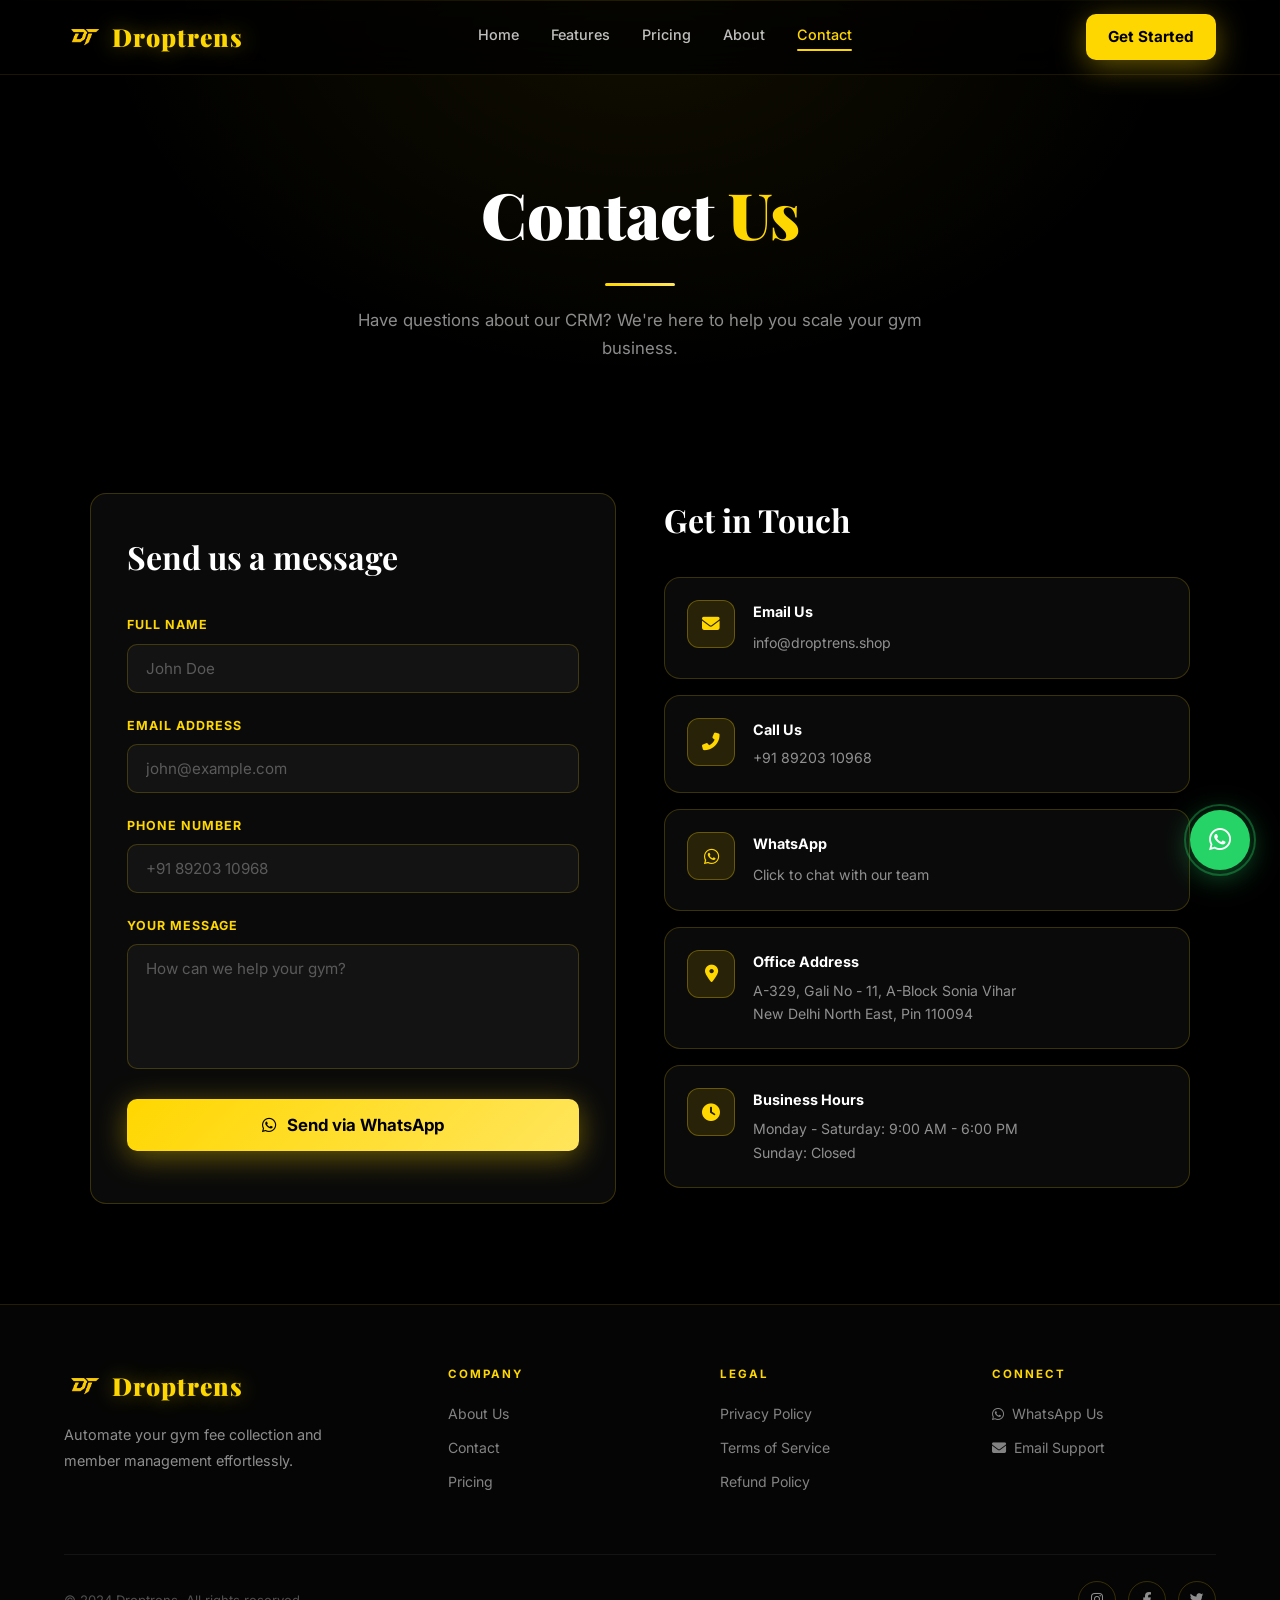
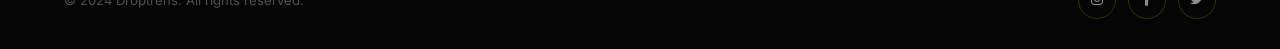
<file: contact.html>
<!DOCTYPE html>
<html lang="en">
<head>
  <meta charset="UTF-8">
  <meta name="viewport" content="width=device-width, initial-scale=1.0">
  <meta name="description" content="Droptrens - India's leading gym management software with WhatsApp automation for fee collection and member management">
  <meta name="keywords" content="gym management software, WhatsApp gym automation, gym CRM India, fee collection gym">
  <meta name="robots" content="index, follow">
  <meta property="og:title" content="Droptrens">
  <meta property="og:description" content="Automate your gym fee collection and member management via WhatsApp">
  <meta property="og:type" content="website">
  <meta property="og:url" content="https://mygymwebsite-xi.vercel.app">
  <meta property="og:image" content="/og-image.jpg">
  <meta name="twitter:card" content="summary_large_image">
  <meta name="facebook-domain-verification" content="PLACEHOLDER_CODE">
  
  <title>Contact Us | Droptrens</title>

  <link href="https://unpkg.com/aos@2.3.1/dist/aos.css" rel="stylesheet">
  <link href="https://cdnjs.cloudflare.com/ajax/libs/font-awesome/6.4.0/css/all.min.css" rel="stylesheet">
  <link rel="stylesheet" href="styles.css">
</head>
<body>

  <!-- NAVBAR -->
  <nav class="navbar" id="navbar">
    <a href="index.html" class="nav-logo" style="display: flex; align-items: center;">
      <img src="logo/ChatGPT_Image_Jul_2__2026__08_35_53_PM-removebg-preview.png" alt="Droptrens" style="height:40px; margin-right:8px; vertical-align:middle;">
      Droptrens
    </a>
    
    <div class="nav-links">
      <a href="index.html">Home</a>
      <a href="index.html#features">Features</a>
      <a href="index.html#pricing">Pricing</a>
      <a href="about.html">About</a>
      <a href="contact.html" class="active">Contact</a>
    </div>
    
    <a href="index.html#pricing" class="btn-primary btn-nav">Get Started</a>

    <div class="hamburger" id="hamburger">
      <span></span>
      <span></span>
      <span></span>
    </div>
  </nav>

  <!-- MOBILE MENU -->
  <div class="mobile-menu" id="mobile-menu">
    <a href="index.html">Home</a>
    <a href="index.html#features">Features</a>
    <a href="index.html#pricing">Pricing</a>
    <a href="about.html">About</a>
    <a href="contact.html">Contact</a>
    <a href="index.html#pricing" class="btn-primary btn-nav">Get Started</a>
  </div>

  <!-- PAGE HERO -->
  <section class="page-hero">
    <h1 class="page-hero-title" data-aos="fade-up">Contact <span>Us</span></h1>
    <div class="gold-line" style="margin-bottom: 20px;" data-aos="fade-up" data-aos-delay="100"></div>
    <p data-aos="fade-up" data-aos-delay="200">Have questions about our CRM? We're here to help you scale your gym business.</p>
  </section>

  <!-- CONTACT SECTION -->
  <section style="padding-top: 50px;">
    <div class="contact-grid">
      <!-- Contact Form -->
      <div class="glass-card" data-aos="fade-right">
        <h2 style="font-family: var(--fh); font-size: 2rem; color: #fff; margin-bottom: 30px;">Send us a message</h2>
        <form id="contact-form">
          <div class="form-group">
            <label for="name">Full Name</label>
            <input type="text" id="name" placeholder="John Doe" required>
          </div>
          <div class="form-group">
            <label for="email">Email Address</label>
            <input type="email" id="email" placeholder="john@example.com" required>
          </div>
          <div class="form-group">
            <label for="phone">Phone Number</label>
            <input type="tel" id="phone" placeholder="+91 89203 10968" required>
          </div>
          <div class="form-group">
            <label for="message">Your Message</label>
            <textarea id="message" rows="5" placeholder="How can we help your gym?" required></textarea>
          </div>
          <button type="submit" class="btn-primary" style="width: 100%; justify-content: center; font-size: 1.05rem;"><i class="fab fa-whatsapp"></i> Send via WhatsApp</button>
        </form>
      </div>

      <!-- Contact Info Cards -->
      <div data-aos="fade-left">
        <h2 style="font-family: var(--fh); font-size: 2rem; color: #fff; margin-bottom: 30px;">Get in Touch</h2>
        
        <div class="info-card">
          <div class="info-icon"><i class="fas fa-envelope"></i></div>
          <div>
            <h4>Email Us</h4>
            <a href="mailto:info@droptrens.shop">info@droptrens.shop</a>
          </div>
        </div>

        <div class="info-card">
          <div class="info-icon"><i class="fas fa-phone-alt"></i></div>
          <div>
            <h4>Call Us</h4>
            <p>+91 89203 10968</p>
          </div>
        </div>

        <div class="info-card">
          <div class="info-icon"><i class="fab fa-whatsapp"></i></div>
          <div>
            <h4>WhatsApp</h4>
            <a href="https://wa.me/918920310968" target="_blank">Click to chat with our team</a>
          </div>
        </div>

        <div class="info-card">
          <div class="info-icon"><i class="fas fa-map-marker-alt"></i></div>
          <div>
            <h4>Office Address</h4>
            <p>A-329, Gali No - 11, A-Block Sonia Vihar<br>New Delhi North East, Pin 110094</p>
          </div>
        </div>

        <div class="info-card">
          <div class="info-icon"><i class="fas fa-clock"></i></div>
          <div>
            <h4>Business Hours</h4>
            <p>Monday - Saturday: 9:00 AM - 6:00 PM<br>Sunday: Closed</p>
          </div>
        </div>
      </div>
    </div>
  </section>

  <!-- FOOTER -->
  <footer>
    <div class="footer-top">
      <div class="footer-brand">
        <a href="index.html" class="nav-logo" style="margin-bottom: 15px; display: inline-flex; align-items: center;">
          <img src="logo/ChatGPT_Image_Jul_2__2026__08_35_53_PM-removebg-preview.png" alt="Droptrens" style="height:40px; margin-right:8px; vertical-align:middle;">
          Droptrens
        </a>
        <p>Automate your gym fee collection and member management effortlessly.</p>
      </div>
      <div class="footer-col">
        <h4>Company</h4>
        <a href="about.html">About Us</a>
        <a href="contact.html">Contact</a>
        <a href="index.html#pricing">Pricing</a>
      </div>
      <div class="footer-col">
        <h4>Legal</h4>
        <a href="privacy-policy.html">Privacy Policy</a>
        <a href="terms.html">Terms of Service</a>
        <a href="refund.html">Refund Policy</a>
      </div>
      <div class="footer-col">
        <h4>Connect</h4>
        <a href="https://wa.me/918920310968" target="_blank" style="display: flex; align-items: center; gap: 8px;"><i class="fab fa-whatsapp"></i> WhatsApp Us</a>
        <a href="mailto:info@droptrens.shop" style="display: flex; align-items: center; gap: 8px;"><i class="fas fa-envelope"></i> Email Support</a>
      </div>
    </div>
    <div class="footer-bottom">
      <p>&copy; 2024 Droptrens. All rights reserved.</p>
      <div class="footer-socials">
        <a href="#"><i class="fab fa-instagram"></i></a>
        <a href="#"><i class="fab fa-facebook-f"></i></a>
        <a href="#"><i class="fab fa-twitter"></i></a>
      </div>
    </div>
  </footer>

  <!-- WHATSAPP FLOATING BUTTON -->
  <a href="https://wa.me/918920310968" class="whatsapp-float" target="_blank" aria-label="Chat on WhatsApp">
    <i class="fab fa-whatsapp"></i>
  </a>

  <!-- SCRIPTS -->
  <script src="https://cdnjs.cloudflare.com/ajax/libs/gsap/3.12.2/gsap.min.js"></script>
  <script src="https://unpkg.com/aos@2.3.1/dist/aos.js"></script>
  <script src="main.js"></script>
</body>
</html>
</file>
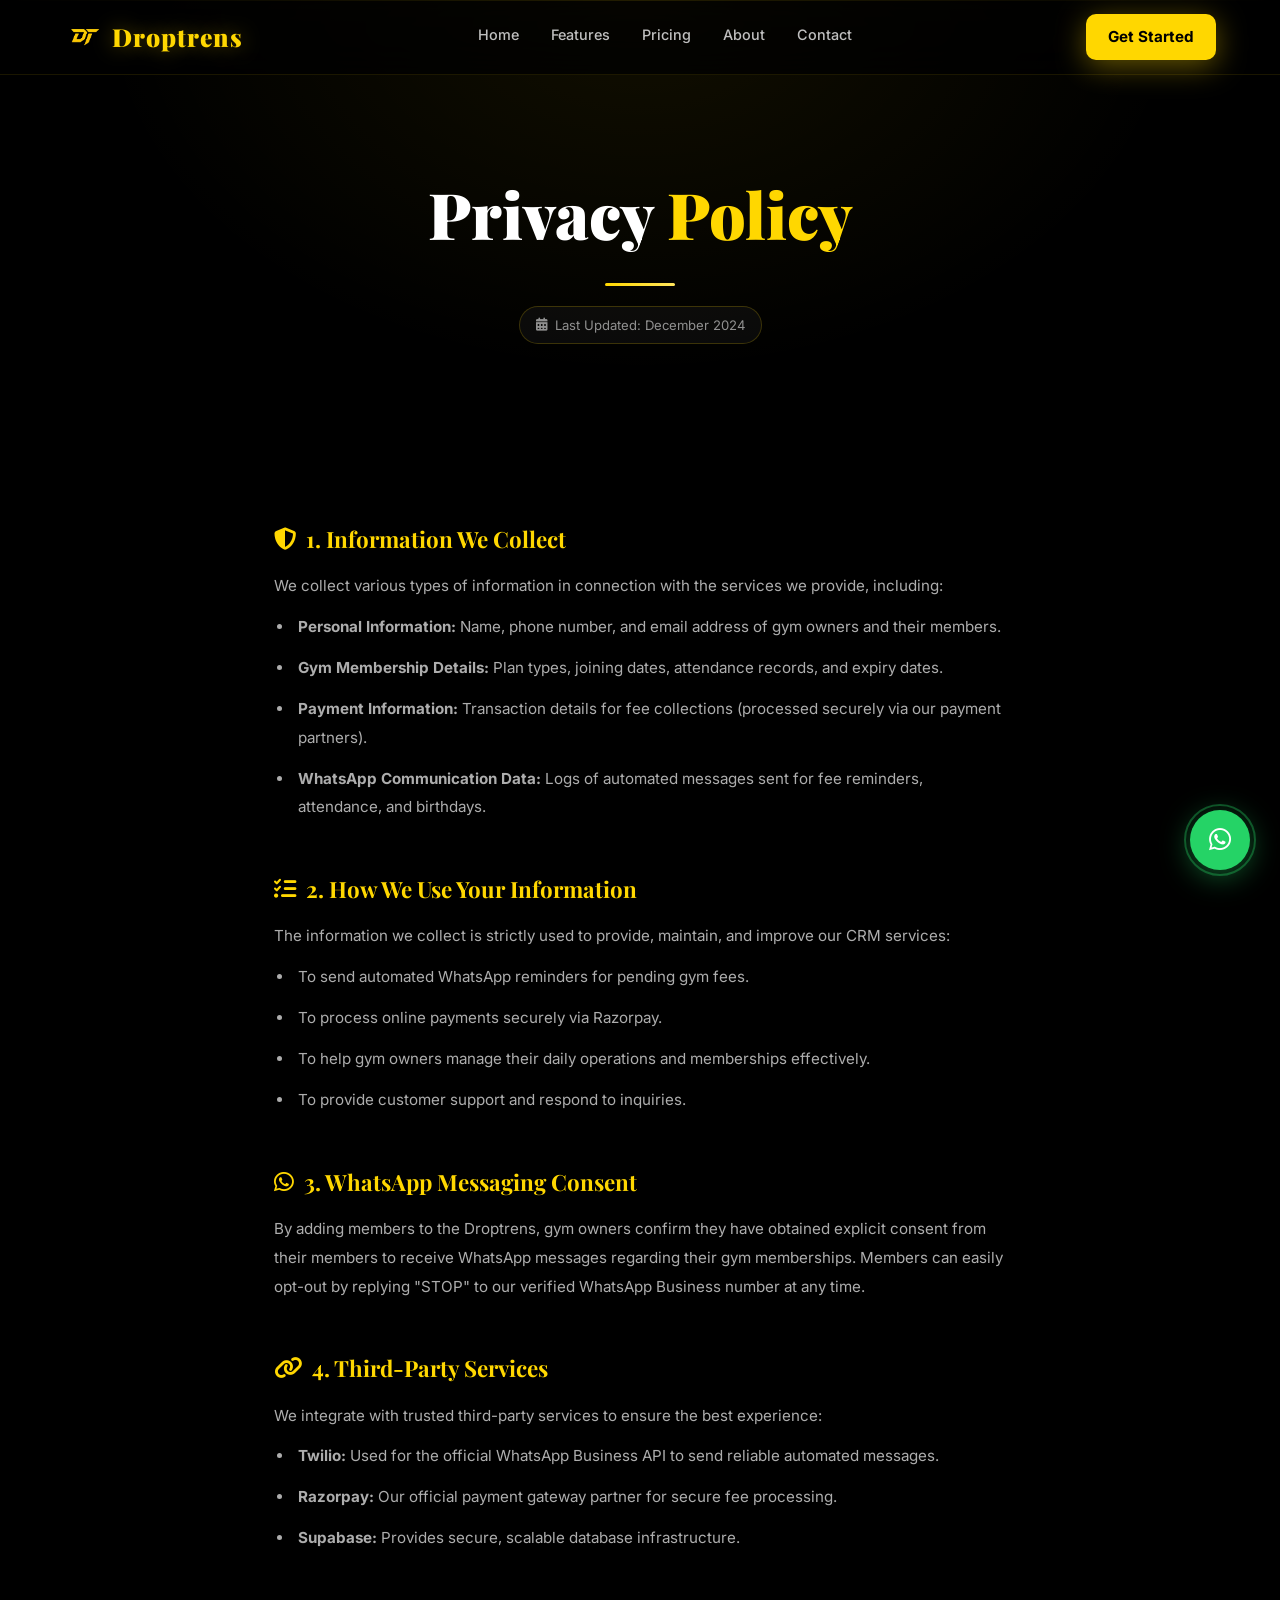
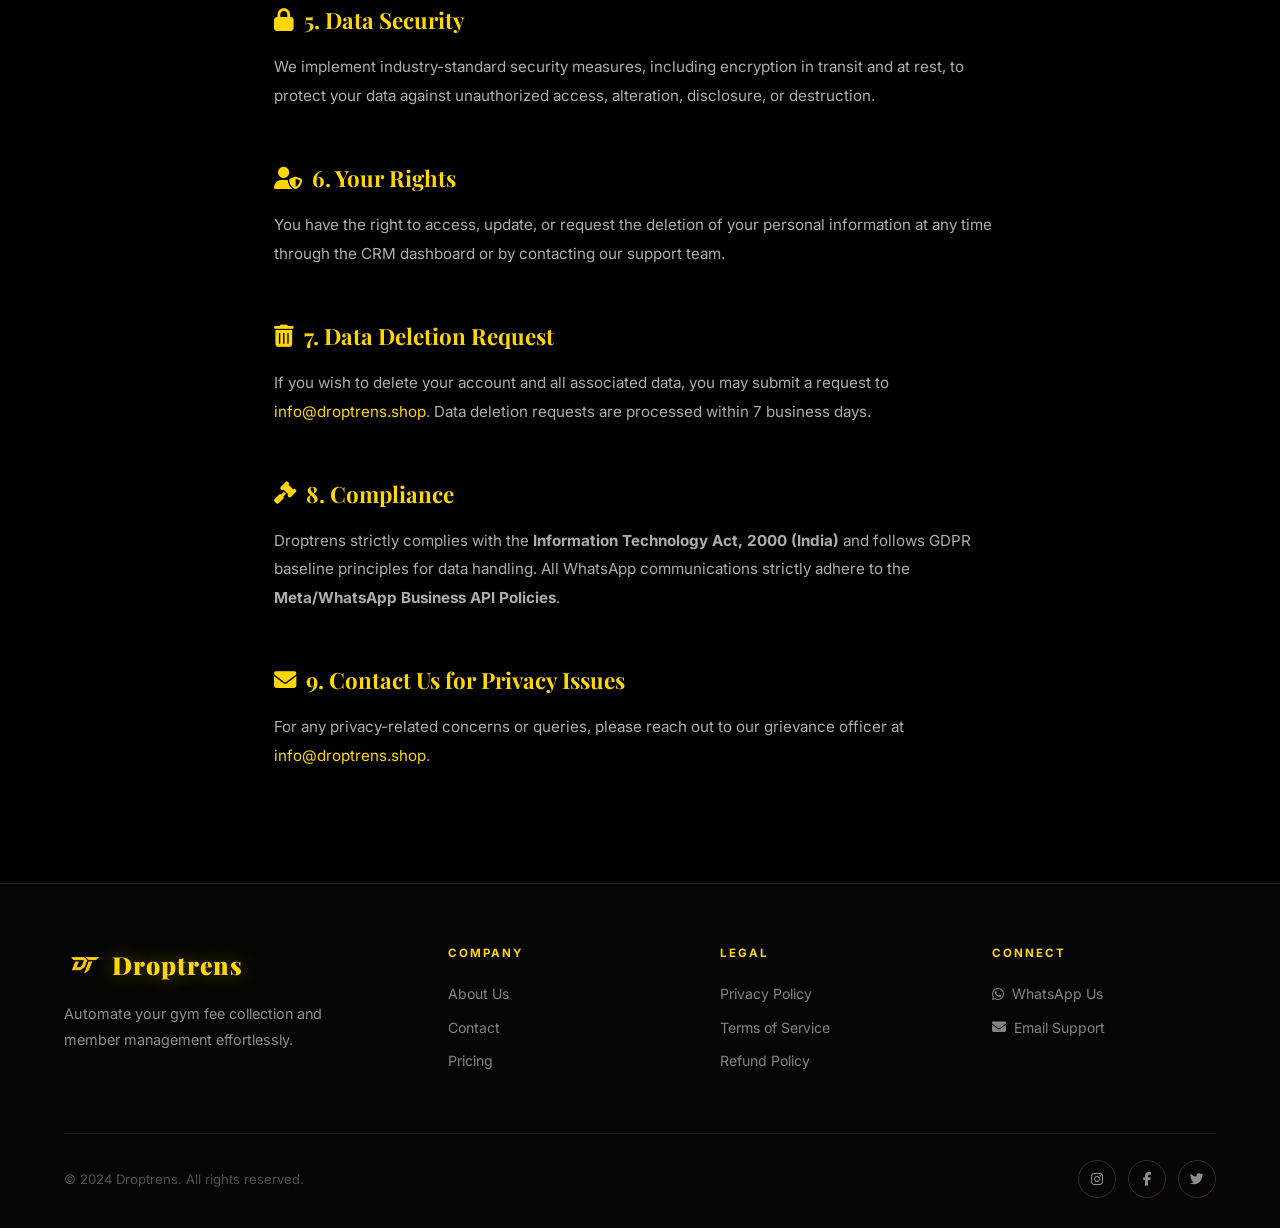
<file: privacy-policy.html>
<!DOCTYPE html>
<html lang="en">
<head>
  <meta charset="UTF-8">
  <meta name="viewport" content="width=device-width, initial-scale=1.0">
  <meta name="description" content="Droptrens - India's leading gym management software with WhatsApp automation for fee collection and member management">
  <meta name="keywords" content="gym management software, WhatsApp gym automation, gym CRM India, fee collection gym">
  <meta name="robots" content="index, follow">
  <meta property="og:title" content="Droptrens">
  <meta property="og:description" content="Automate your gym fee collection and member management via WhatsApp">
  <meta property="og:type" content="website">
  <meta property="og:url" content="https://mygymwebsite-xi.vercel.app">
  <meta property="og:image" content="/og-image.jpg">
  <meta name="twitter:card" content="summary_large_image">
  <meta name="facebook-domain-verification" content="PLACEHOLDER_CODE">
  
  <title>Privacy Policy | Droptrens</title>

  <link href="https://unpkg.com/aos@2.3.1/dist/aos.css" rel="stylesheet">
  <link href="https://cdnjs.cloudflare.com/ajax/libs/font-awesome/6.4.0/css/all.min.css" rel="stylesheet">
  <link rel="stylesheet" href="styles.css">
</head>
<body>

  <!-- NAVBAR -->
  <nav class="navbar" id="navbar">
    <a href="index.html" class="nav-logo" style="display: flex; align-items: center;">
      <img src="logo/ChatGPT_Image_Jul_2__2026__08_35_53_PM-removebg-preview.png" alt="Droptrens" style="height:40px; margin-right:8px; vertical-align:middle;">
      Droptrens
    </a>
    
    <div class="nav-links">
      <a href="index.html">Home</a>
      <a href="index.html#features">Features</a>
      <a href="index.html#pricing">Pricing</a>
      <a href="about.html">About</a>
      <a href="contact.html">Contact</a>
    </div>
    
    <a href="index.html#pricing" class="btn-primary btn-nav">Get Started</a>

    <div class="hamburger" id="hamburger">
      <span></span>
      <span></span>
      <span></span>
    </div>
  </nav>

  <!-- MOBILE MENU -->
  <div class="mobile-menu" id="mobile-menu">
    <a href="index.html">Home</a>
    <a href="index.html#features">Features</a>
    <a href="index.html#pricing">Pricing</a>
    <a href="about.html">About</a>
    <a href="contact.html">Contact</a>
    <a href="index.html#pricing" class="btn-primary btn-nav">Get Started</a>
  </div>

  <!-- PAGE HERO -->
  <section class="page-hero">
    <h1 class="page-hero-title" data-aos="fade-up">Privacy <span>Policy</span></h1>
    <div class="gold-line" style="margin-bottom: 20px;" data-aos="fade-up" data-aos-delay="100"></div>
    <div class="last-updated" data-aos="fade-up" data-aos-delay="200"><i class="fas fa-calendar-alt"></i> Last Updated: December 2024</div>
  </section>

  <!-- CONTENT SECTION -->
  <section class="content-section" data-aos="fade-up">
    <h2><i class="fas fa-shield-alt"></i> 1. Information We Collect</h2>
    <p>We collect various types of information in connection with the services we provide, including:</p>
    <ul>
      <li><strong>Personal Information:</strong> Name, phone number, and email address of gym owners and their members.</li>
      <li><strong>Gym Membership Details:</strong> Plan types, joining dates, attendance records, and expiry dates.</li>
      <li><strong>Payment Information:</strong> Transaction details for fee collections (processed securely via our payment partners).</li>
      <li><strong>WhatsApp Communication Data:</strong> Logs of automated messages sent for fee reminders, attendance, and birthdays.</li>
    </ul>

    <h2><i class="fas fa-tasks"></i> 2. How We Use Your Information</h2>
    <p>The information we collect is strictly used to provide, maintain, and improve our CRM services:</p>
    <ul>
      <li>To send automated WhatsApp reminders for pending gym fees.</li>
      <li>To process online payments securely via Razorpay.</li>
      <li>To help gym owners manage their daily operations and memberships effectively.</li>
      <li>To provide customer support and respond to inquiries.</li>
    </ul>

    <h2><i class="fab fa-whatsapp"></i> 3. WhatsApp Messaging Consent</h2>
    <p>By adding members to the Droptrens, gym owners confirm they have obtained explicit consent from their members to receive WhatsApp messages regarding their gym memberships. Members can easily opt-out by replying "STOP" to our verified WhatsApp Business number at any time.</p>

    <h2><i class="fas fa-link"></i> 4. Third-Party Services</h2>
    <p>We integrate with trusted third-party services to ensure the best experience:</p>
    <ul>
      <li><strong>Twilio:</strong> Used for the official WhatsApp Business API to send reliable automated messages.</li>
      <li><strong>Razorpay:</strong> Our official payment gateway partner for secure fee processing.</li>
      <li><strong>Supabase:</strong> Provides secure, scalable database infrastructure.</li>
    </ul>

    <h2><i class="fas fa-lock"></i> 5. Data Security</h2>
    <p>We implement industry-standard security measures, including encryption in transit and at rest, to protect your data against unauthorized access, alteration, disclosure, or destruction.</p>

    <h2><i class="fas fa-user-shield"></i> 6. Your Rights</h2>
    <p>You have the right to access, update, or request the deletion of your personal information at any time through the CRM dashboard or by contacting our support team.</p>

    <h2><i class="fas fa-trash-alt"></i> 7. Data Deletion Request</h2>
    <p>If you wish to delete your account and all associated data, you may submit a request to <a href="mailto:info@droptrens.shop" style="color: var(--gold);">info@droptrens.shop</a>. Data deletion requests are processed within 7 business days.</p>

    <h2><i class="fas fa-gavel"></i> 8. Compliance</h2>
    <p>Droptrens strictly complies with the <strong>Information Technology Act, 2000 (India)</strong> and follows GDPR baseline principles for data handling. All WhatsApp communications strictly adhere to the <strong>Meta/WhatsApp Business API Policies</strong>.</p>

    <h2><i class="fas fa-envelope"></i> 9. Contact Us for Privacy Issues</h2>
    <p>For any privacy-related concerns or queries, please reach out to our grievance officer at <a href="mailto:info@droptrens.shop" style="color: var(--gold);">info@droptrens.shop</a>.</p>
  </section>

  <!-- FOOTER -->
  <footer>
    <div class="footer-top">
      <div class="footer-brand">
        <a href="index.html" class="nav-logo" style="margin-bottom: 15px; display: inline-flex; align-items: center;">
          <img src="logo/ChatGPT_Image_Jul_2__2026__08_35_53_PM-removebg-preview.png" alt="Droptrens" style="height:40px; margin-right:8px; vertical-align:middle;">
          Droptrens
        </a>
        <p>Automate your gym fee collection and member management effortlessly.</p>
      </div>
      <div class="footer-col">
        <h4>Company</h4>
        <a href="about.html">About Us</a>
        <a href="contact.html">Contact</a>
        <a href="index.html#pricing">Pricing</a>
      </div>
      <div class="footer-col">
        <h4>Legal</h4>
        <a href="privacy-policy.html">Privacy Policy</a>
        <a href="terms.html">Terms of Service</a>
        <a href="refund.html">Refund Policy</a>
      </div>
      <div class="footer-col">
        <h4>Connect</h4>
        <a href="https://wa.me/918920310968" target="_blank" style="display: flex; align-items: center; gap: 8px;"><i class="fab fa-whatsapp"></i> WhatsApp Us</a>
        <a href="mailto:info@droptrens.shop" style="display: flex; align-items: center; gap: 8px;"><i class="fas fa-envelope"></i> Email Support</a>
      </div>
    </div>
    <div class="footer-bottom">
      <p>&copy; 2024 Droptrens. All rights reserved.</p>
      <div class="footer-socials">
        <a href="#"><i class="fab fa-instagram"></i></a>
        <a href="#"><i class="fab fa-facebook-f"></i></a>
        <a href="#"><i class="fab fa-twitter"></i></a>
      </div>
    </div>
  </footer>

  <!-- WHATSAPP FLOATING BUTTON -->
  <a href="https://wa.me/918920310968" class="whatsapp-float" target="_blank" aria-label="Chat on WhatsApp">
    <i class="fab fa-whatsapp"></i>
  </a>

  <!-- SCRIPTS -->
  <script src="https://cdnjs.cloudflare.com/ajax/libs/gsap/3.12.2/gsap.min.js"></script>
  <script src="https://unpkg.com/aos@2.3.1/dist/aos.js"></script>
  <script src="main.js"></script>
</body>
</html>
</file>
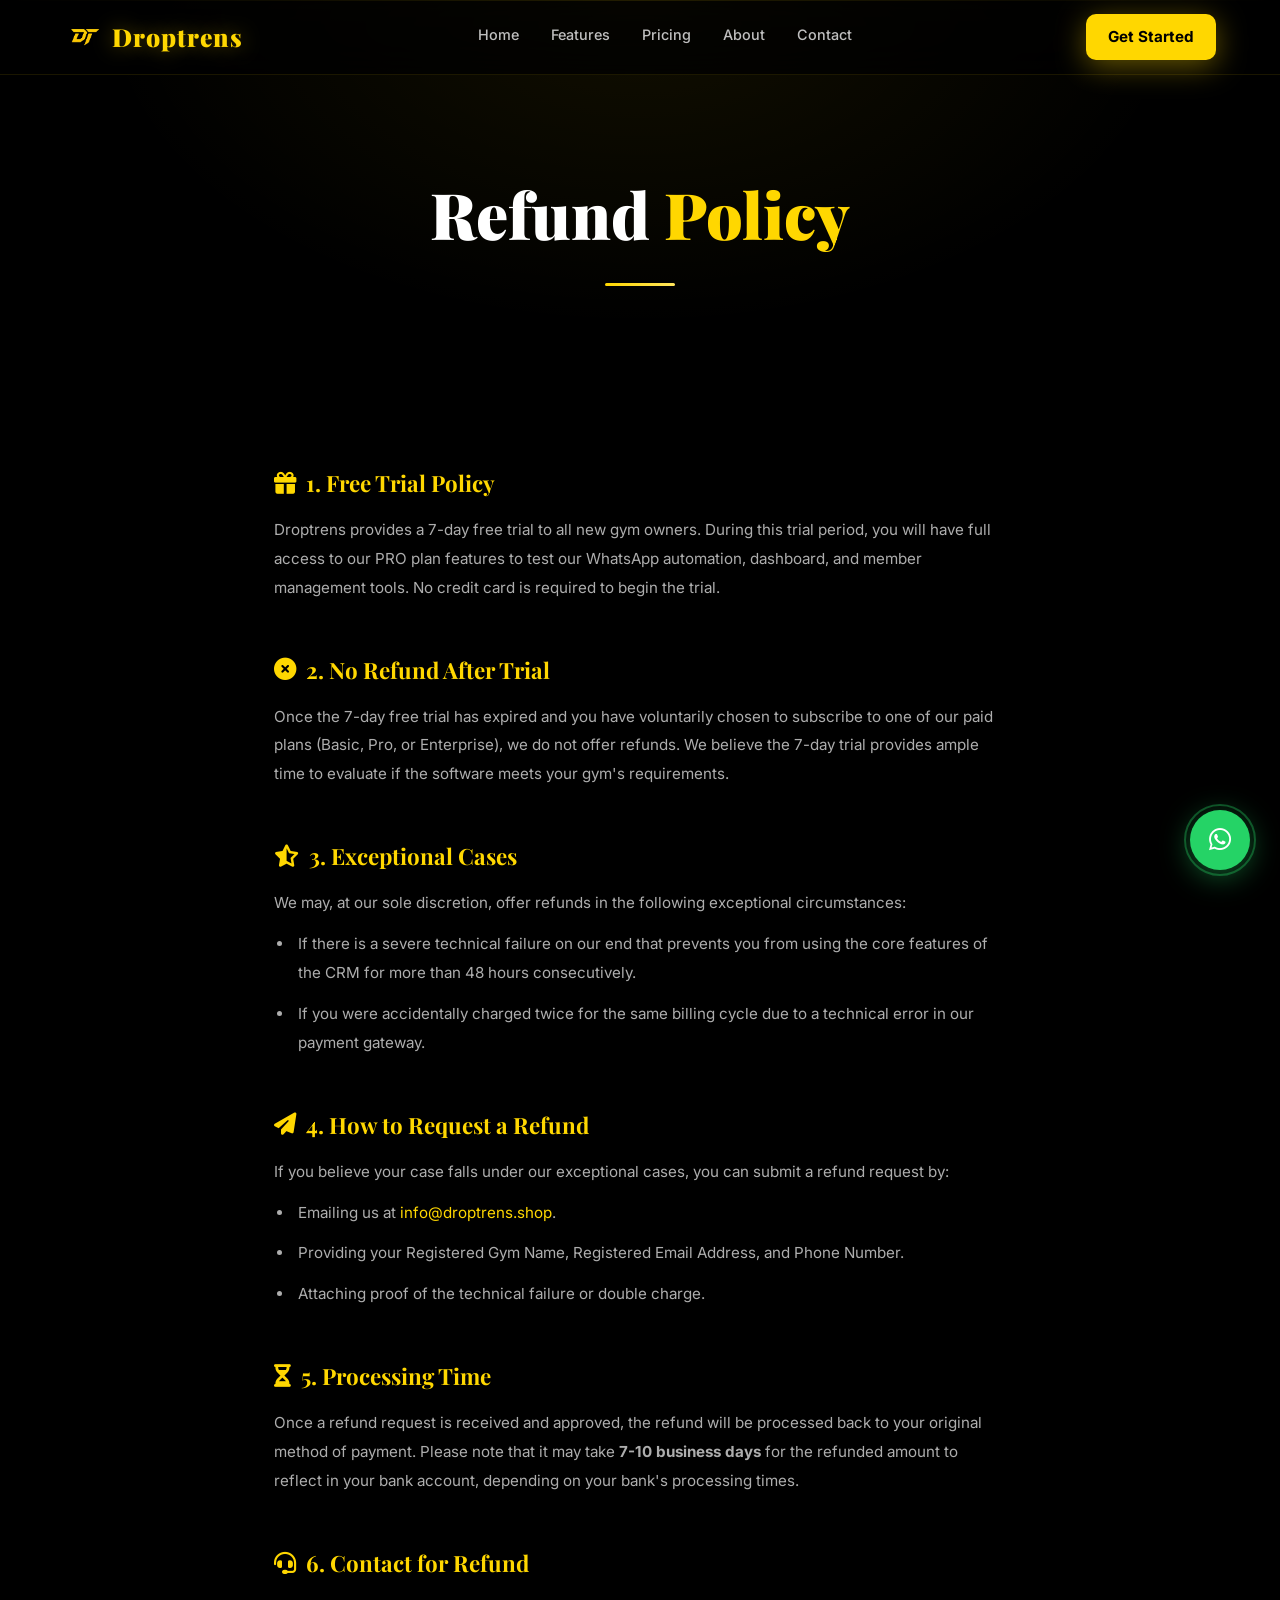
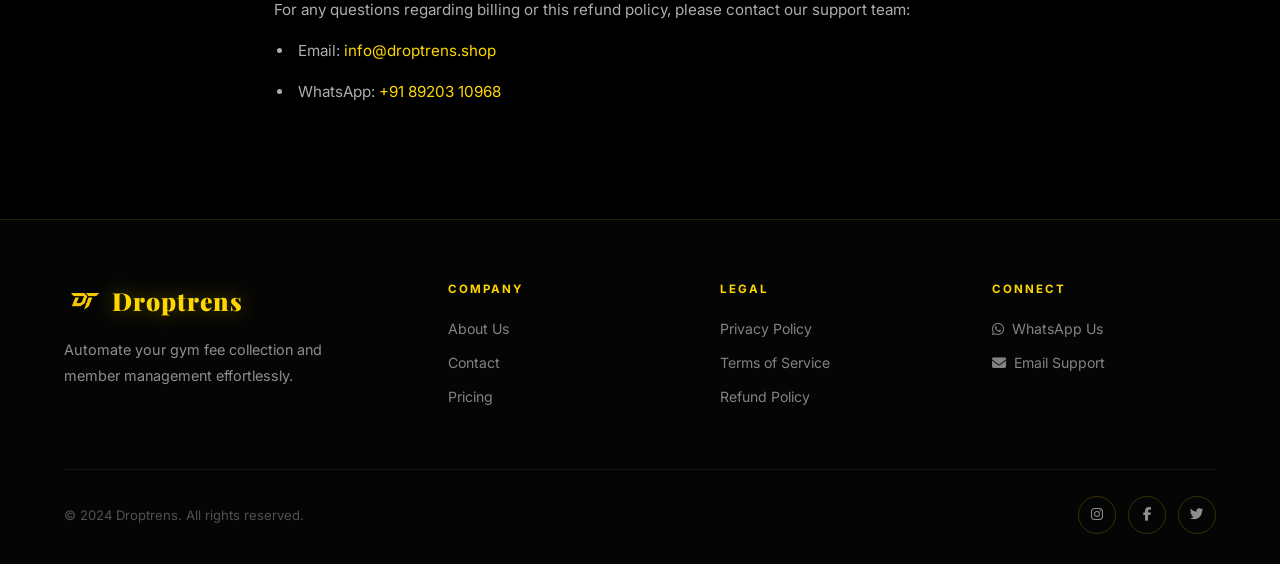
<file: refund.html>
<!DOCTYPE html>
<html lang="en">
<head>
  <meta charset="UTF-8">
  <meta name="viewport" content="width=device-width, initial-scale=1.0">
  <meta name="description" content="Droptrens - India's leading gym management software with WhatsApp automation for fee collection and member management">
  <meta name="keywords" content="gym management software, WhatsApp gym automation, gym CRM India, fee collection gym">
  <meta name="robots" content="index, follow">
  <meta property="og:title" content="Droptrens">
  <meta property="og:description" content="Automate your gym fee collection and member management via WhatsApp">
  <meta property="og:type" content="website">
  <meta property="og:url" content="https://mygymwebsite-xi.vercel.app">
  <meta property="og:image" content="/og-image.jpg">
  <meta name="twitter:card" content="summary_large_image">
  <meta name="facebook-domain-verification" content="PLACEHOLDER_CODE">
  
  <title>Refund Policy | Droptrens</title>

  <link href="https://unpkg.com/aos@2.3.1/dist/aos.css" rel="stylesheet">
  <link href="https://cdnjs.cloudflare.com/ajax/libs/font-awesome/6.4.0/css/all.min.css" rel="stylesheet">
  <link rel="stylesheet" href="styles.css">
</head>
<body>

  <!-- NAVBAR -->
  <nav class="navbar" id="navbar">
    <a href="index.html" class="nav-logo" style="display: flex; align-items: center;">
      <img src="logo/ChatGPT_Image_Jul_2__2026__08_35_53_PM-removebg-preview.png" alt="Droptrens" style="height:40px; margin-right:8px; vertical-align:middle;">
      Droptrens
    </a>
    
    <div class="nav-links">
      <a href="index.html">Home</a>
      <a href="index.html#features">Features</a>
      <a href="index.html#pricing">Pricing</a>
      <a href="about.html">About</a>
      <a href="contact.html">Contact</a>
    </div>
    
    <a href="index.html#pricing" class="btn-primary btn-nav">Get Started</a>

    <div class="hamburger" id="hamburger">
      <span></span>
      <span></span>
      <span></span>
    </div>
  </nav>

  <!-- MOBILE MENU -->
  <div class="mobile-menu" id="mobile-menu">
    <a href="index.html">Home</a>
    <a href="index.html#features">Features</a>
    <a href="index.html#pricing">Pricing</a>
    <a href="about.html">About</a>
    <a href="contact.html">Contact</a>
    <a href="index.html#pricing" class="btn-primary btn-nav">Get Started</a>
  </div>

  <!-- PAGE HERO -->
  <section class="page-hero">
    <h1 class="page-hero-title" data-aos="fade-up">Refund <span>Policy</span></h1>
    <div class="gold-line" style="margin-bottom: 20px;" data-aos="fade-up" data-aos-delay="100"></div>
  </section>

  <!-- CONTENT SECTION -->
  <section class="content-section" data-aos="fade-up">
    <h2><i class="fas fa-gift"></i> 1. Free Trial Policy</h2>
    <p>Droptrens provides a 7-day free trial to all new gym owners. During this trial period, you will have full access to our PRO plan features to test our WhatsApp automation, dashboard, and member management tools. No credit card is required to begin the trial.</p>

    <h2><i class="fas fa-times-circle"></i> 2. No Refund After Trial</h2>
    <p>Once the 7-day free trial has expired and you have voluntarily chosen to subscribe to one of our paid plans (Basic, Pro, or Enterprise), we do not offer refunds. We believe the 7-day trial provides ample time to evaluate if the software meets your gym's requirements.</p>

    <h2><i class="fas fa-star-half-alt"></i> 3. Exceptional Cases</h2>
    <p>We may, at our sole discretion, offer refunds in the following exceptional circumstances:</p>
    <ul>
      <li>If there is a severe technical failure on our end that prevents you from using the core features of the CRM for more than 48 hours consecutively.</li>
      <li>If you were accidentally charged twice for the same billing cycle due to a technical error in our payment gateway.</li>
    </ul>

    <h2><i class="fas fa-paper-plane"></i> 4. How to Request a Refund</h2>
    <p>If you believe your case falls under our exceptional cases, you can submit a refund request by:</p>
    <ul>
      <li>Emailing us at <a href="mailto:info@droptrens.shop" style="color: var(--gold);">info@droptrens.shop</a>.</li>
      <li>Providing your Registered Gym Name, Registered Email Address, and Phone Number.</li>
      <li>Attaching proof of the technical failure or double charge.</li>
    </ul>

    <h2><i class="fas fa-hourglass-half"></i> 5. Processing Time</h2>
    <p>Once a refund request is received and approved, the refund will be processed back to your original method of payment. Please note that it may take <strong>7-10 business days</strong> for the refunded amount to reflect in your bank account, depending on your bank's processing times.</p>

    <h2><i class="fas fa-headset"></i> 6. Contact for Refund</h2>
    <p>For any questions regarding billing or this refund policy, please contact our support team:</p>
    <ul>
      <li>Email: <a href="mailto:info@droptrens.shop" style="color: var(--gold);">info@droptrens.shop</a></li>
      <li>WhatsApp: <a href="https://wa.me/918920310968" style="color: var(--gold);">+91 89203 10968</a></li>
    </ul>
  </section>

  <!-- FOOTER -->
  <footer>
    <div class="footer-top">
      <div class="footer-brand">
        <a href="index.html" class="nav-logo" style="margin-bottom: 15px; display: inline-flex; align-items: center;">
          <img src="logo/ChatGPT_Image_Jul_2__2026__08_35_53_PM-removebg-preview.png" alt="Droptrens" style="height:40px; margin-right:8px; vertical-align:middle;">
          Droptrens
        </a>
        <p>Automate your gym fee collection and member management effortlessly.</p>
      </div>
      <div class="footer-col">
        <h4>Company</h4>
        <a href="about.html">About Us</a>
        <a href="contact.html">Contact</a>
        <a href="index.html#pricing">Pricing</a>
      </div>
      <div class="footer-col">
        <h4>Legal</h4>
        <a href="privacy-policy.html">Privacy Policy</a>
        <a href="terms.html">Terms of Service</a>
        <a href="refund.html">Refund Policy</a>
      </div>
      <div class="footer-col">
        <h4>Connect</h4>
        <a href="https://wa.me/918920310968" target="_blank" style="display: flex; align-items: center; gap: 8px;"><i class="fab fa-whatsapp"></i> WhatsApp Us</a>
        <a href="mailto:info@droptrens.shop" style="display: flex; align-items: center; gap: 8px;"><i class="fas fa-envelope"></i> Email Support</a>
      </div>
    </div>
    <div class="footer-bottom">
      <p>&copy; 2024 Droptrens. All rights reserved.</p>
      <div class="footer-socials">
        <a href="#"><i class="fab fa-instagram"></i></a>
        <a href="#"><i class="fab fa-facebook-f"></i></a>
        <a href="#"><i class="fab fa-twitter"></i></a>
      </div>
    </div>
  </footer>

  <!-- WHATSAPP FLOATING BUTTON -->
  <a href="https://wa.me/918920310968" class="whatsapp-float" target="_blank" aria-label="Chat on WhatsApp">
    <i class="fab fa-whatsapp"></i>
  </a>

  <!-- SCRIPTS -->
  <script src="https://cdnjs.cloudflare.com/ajax/libs/gsap/3.12.2/gsap.min.js"></script>
  <script src="https://unpkg.com/aos@2.3.1/dist/aos.js"></script>
  <script src="main.js"></script>
</body>
</html>
</file>
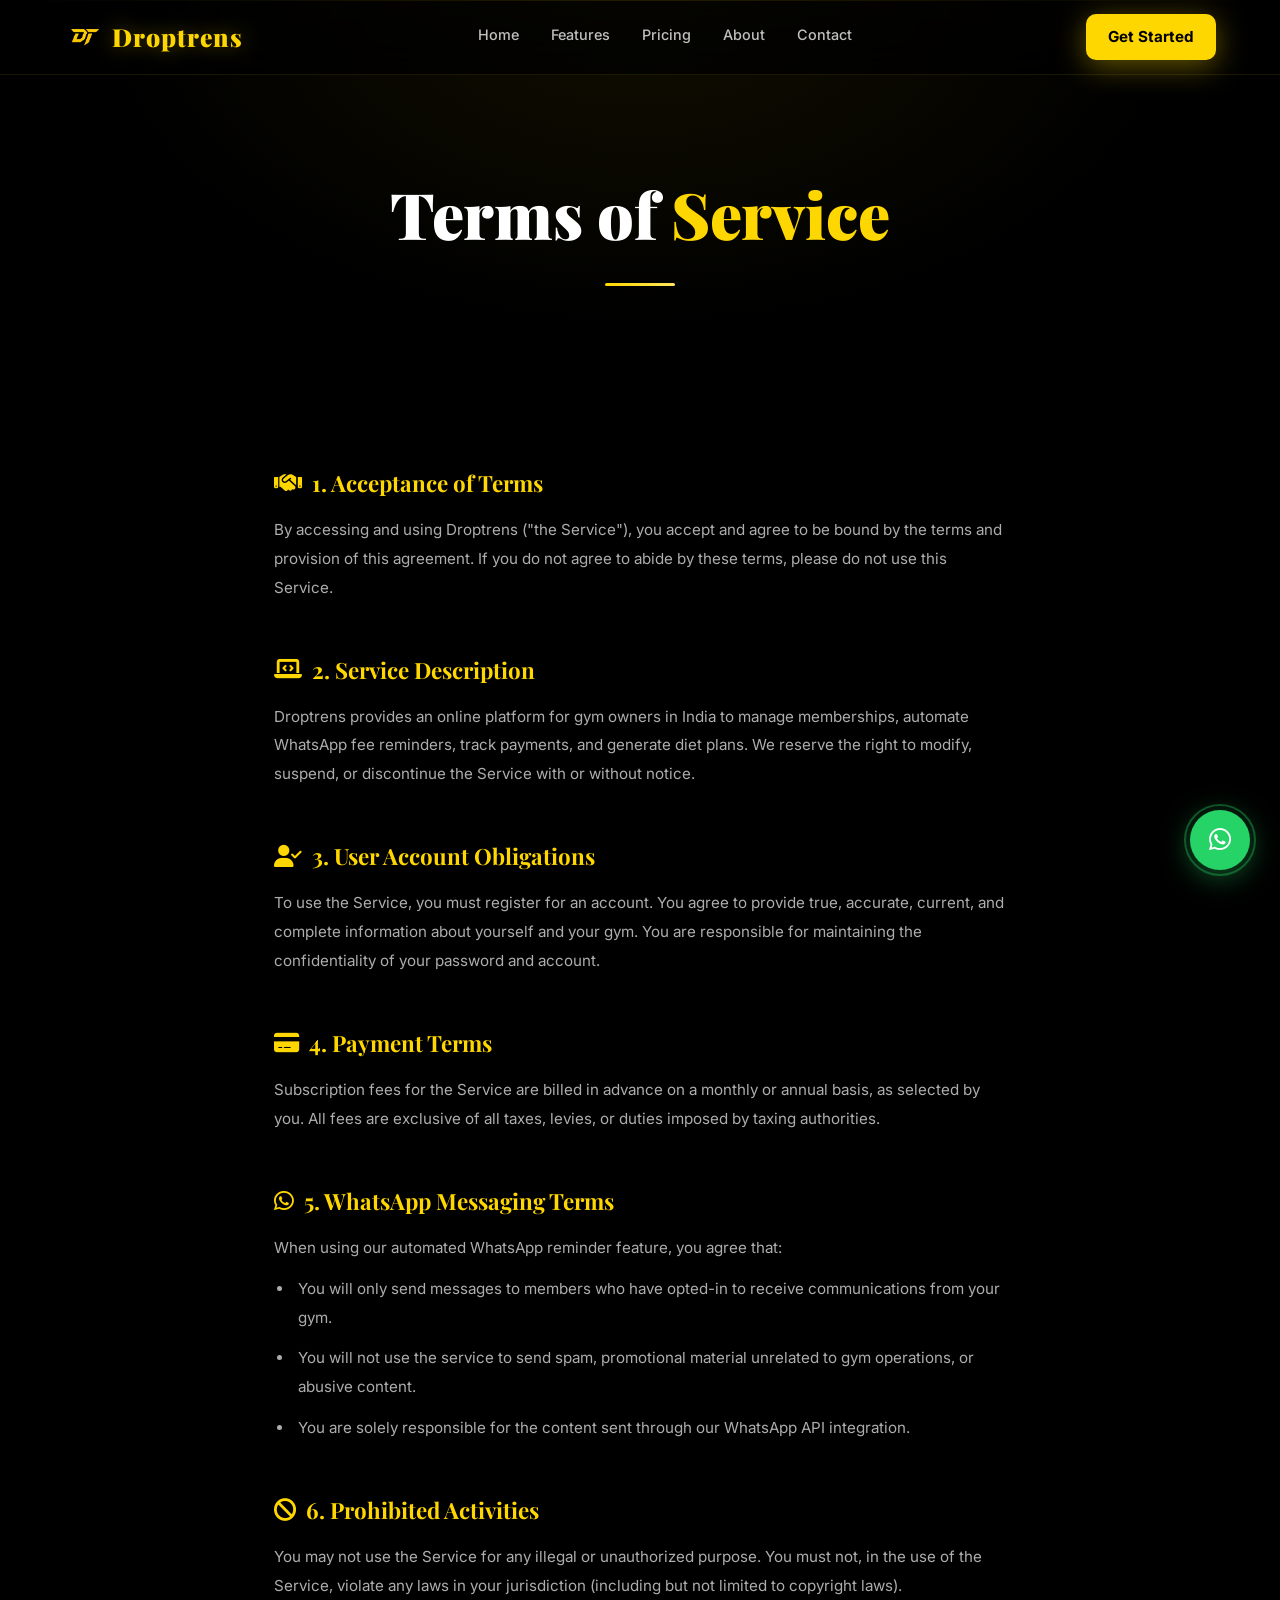
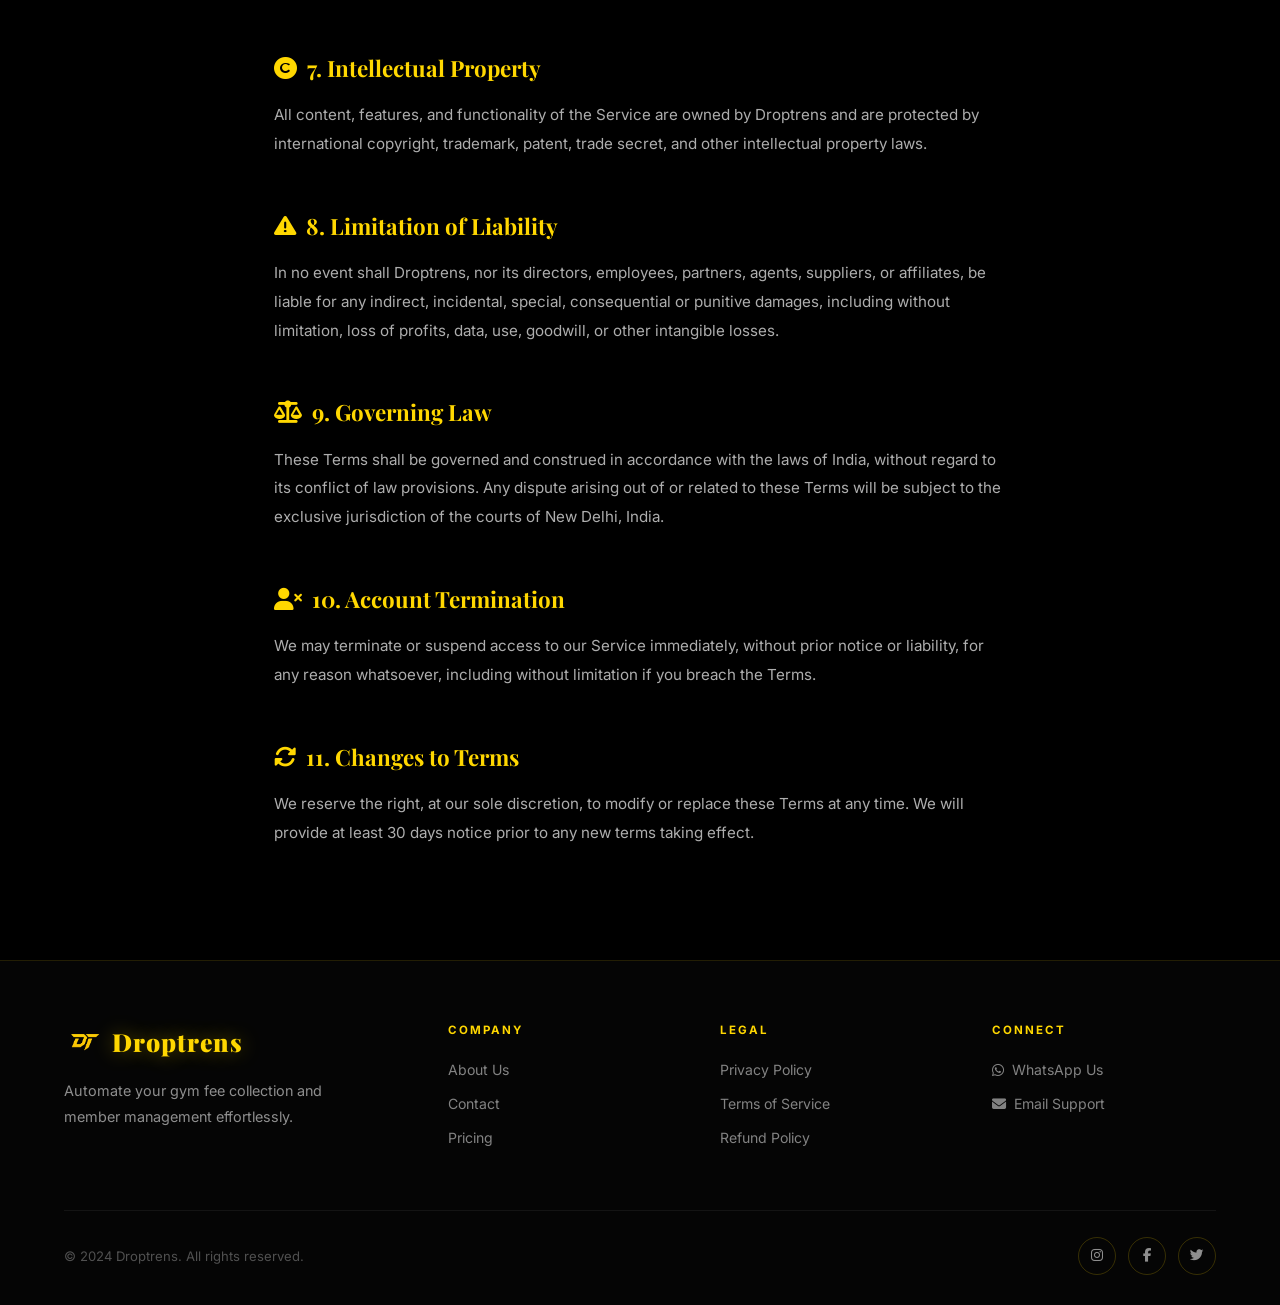
<file: terms.html>
<!DOCTYPE html>
<html lang="en">
<head>
  <meta charset="UTF-8">
  <meta name="viewport" content="width=device-width, initial-scale=1.0">
  <meta name="description" content="Droptrens - India's leading gym management software with WhatsApp automation for fee collection and member management">
  <meta name="keywords" content="gym management software, WhatsApp gym automation, gym CRM India, fee collection gym">
  <meta name="robots" content="index, follow">
  <meta property="og:title" content="Droptrens">
  <meta property="og:description" content="Automate your gym fee collection and member management via WhatsApp">
  <meta property="og:type" content="website">
  <meta property="og:url" content="https://mygymwebsite-xi.vercel.app">
  <meta property="og:image" content="/og-image.jpg">
  <meta name="twitter:card" content="summary_large_image">
  <meta name="facebook-domain-verification" content="PLACEHOLDER_CODE">
  
  <title>Terms of Service | Droptrens</title>

  <link href="https://unpkg.com/aos@2.3.1/dist/aos.css" rel="stylesheet">
  <link href="https://cdnjs.cloudflare.com/ajax/libs/font-awesome/6.4.0/css/all.min.css" rel="stylesheet">
  <link rel="stylesheet" href="styles.css">
</head>
<body>

  <!-- NAVBAR -->
  <nav class="navbar" id="navbar">
    <a href="index.html" class="nav-logo" style="display: flex; align-items: center;">
      <img src="logo/ChatGPT_Image_Jul_2__2026__08_35_53_PM-removebg-preview.png" alt="Droptrens" style="height:40px; margin-right:8px; vertical-align:middle;">
      Droptrens
    </a>
    
    <div class="nav-links">
      <a href="index.html">Home</a>
      <a href="index.html#features">Features</a>
      <a href="index.html#pricing">Pricing</a>
      <a href="about.html">About</a>
      <a href="contact.html">Contact</a>
    </div>
    
    <a href="index.html#pricing" class="btn-primary btn-nav">Get Started</a>

    <div class="hamburger" id="hamburger">
      <span></span>
      <span></span>
      <span></span>
    </div>
  </nav>

  <!-- MOBILE MENU -->
  <div class="mobile-menu" id="mobile-menu">
    <a href="index.html">Home</a>
    <a href="index.html#features">Features</a>
    <a href="index.html#pricing">Pricing</a>
    <a href="about.html">About</a>
    <a href="contact.html">Contact</a>
    <a href="index.html#pricing" class="btn-primary btn-nav">Get Started</a>
  </div>

  <!-- PAGE HERO -->
  <section class="page-hero">
    <h1 class="page-hero-title" data-aos="fade-up">Terms of <span>Service</span></h1>
    <div class="gold-line" style="margin-bottom: 20px;" data-aos="fade-up" data-aos-delay="100"></div>
  </section>

  <!-- CONTENT SECTION -->
  <section class="content-section" data-aos="fade-up">
    <h2><i class="fas fa-handshake"></i> 1. Acceptance of Terms</h2>
    <p>By accessing and using Droptrens ("the Service"), you accept and agree to be bound by the terms and provision of this agreement. If you do not agree to abide by these terms, please do not use this Service.</p>

    <h2><i class="fas fa-laptop-code"></i> 2. Service Description</h2>
    <p>Droptrens provides an online platform for gym owners in India to manage memberships, automate WhatsApp fee reminders, track payments, and generate diet plans. We reserve the right to modify, suspend, or discontinue the Service with or without notice.</p>

    <h2><i class="fas fa-user-check"></i> 3. User Account Obligations</h2>
    <p>To use the Service, you must register for an account. You agree to provide true, accurate, current, and complete information about yourself and your gym. You are responsible for maintaining the confidentiality of your password and account.</p>

    <h2><i class="fas fa-credit-card"></i> 4. Payment Terms</h2>
    <p>Subscription fees for the Service are billed in advance on a monthly or annual basis, as selected by you. All fees are exclusive of all taxes, levies, or duties imposed by taxing authorities.</p>

    <h2><i class="fab fa-whatsapp"></i> 5. WhatsApp Messaging Terms</h2>
    <p>When using our automated WhatsApp reminder feature, you agree that:</p>
    <ul>
      <li>You will only send messages to members who have opted-in to receive communications from your gym.</li>
      <li>You will not use the service to send spam, promotional material unrelated to gym operations, or abusive content.</li>
      <li>You are solely responsible for the content sent through our WhatsApp API integration.</li>
    </ul>

    <h2><i class="fas fa-ban"></i> 6. Prohibited Activities</h2>
    <p>You may not use the Service for any illegal or unauthorized purpose. You must not, in the use of the Service, violate any laws in your jurisdiction (including but not limited to copyright laws).</p>

    <h2><i class="fas fa-copyright"></i> 7. Intellectual Property</h2>
    <p>All content, features, and functionality of the Service are owned by Droptrens and are protected by international copyright, trademark, patent, trade secret, and other intellectual property laws.</p>

    <h2><i class="fas fa-exclamation-triangle"></i> 8. Limitation of Liability</h2>
    <p>In no event shall Droptrens, nor its directors, employees, partners, agents, suppliers, or affiliates, be liable for any indirect, incidental, special, consequential or punitive damages, including without limitation, loss of profits, data, use, goodwill, or other intangible losses.</p>

    <h2><i class="fas fa-balance-scale"></i> 9. Governing Law</h2>
    <p>These Terms shall be governed and construed in accordance with the laws of India, without regard to its conflict of law provisions. Any dispute arising out of or related to these Terms will be subject to the exclusive jurisdiction of the courts of New Delhi, India.</p>

    <h2><i class="fas fa-user-times"></i> 10. Account Termination</h2>
    <p>We may terminate or suspend access to our Service immediately, without prior notice or liability, for any reason whatsoever, including without limitation if you breach the Terms.</p>

    <h2><i class="fas fa-sync-alt"></i> 11. Changes to Terms</h2>
    <p>We reserve the right, at our sole discretion, to modify or replace these Terms at any time. We will provide at least 30 days notice prior to any new terms taking effect.</p>
  </section>

  <!-- FOOTER -->
  <footer>
    <div class="footer-top">
      <div class="footer-brand">
        <a href="index.html" class="nav-logo" style="margin-bottom: 15px; display: inline-flex; align-items: center;">
          <img src="logo/ChatGPT_Image_Jul_2__2026__08_35_53_PM-removebg-preview.png" alt="Droptrens" style="height:40px; margin-right:8px; vertical-align:middle;">
          Droptrens
        </a>
        <p>Automate your gym fee collection and member management effortlessly.</p>
      </div>
      <div class="footer-col">
        <h4>Company</h4>
        <a href="about.html">About Us</a>
        <a href="contact.html">Contact</a>
        <a href="index.html#pricing">Pricing</a>
      </div>
      <div class="footer-col">
        <h4>Legal</h4>
        <a href="privacy-policy.html">Privacy Policy</a>
        <a href="terms.html">Terms of Service</a>
        <a href="refund.html">Refund Policy</a>
      </div>
      <div class="footer-col">
        <h4>Connect</h4>
        <a href="https://wa.me/918920310968" target="_blank" style="display: flex; align-items: center; gap: 8px;"><i class="fab fa-whatsapp"></i> WhatsApp Us</a>
        <a href="mailto:info@droptrens.shop" style="display: flex; align-items: center; gap: 8px;"><i class="fas fa-envelope"></i> Email Support</a>
      </div>
    </div>
    <div class="footer-bottom">
      <p>&copy; 2024 Droptrens. All rights reserved.</p>
      <div class="footer-socials">
        <a href="#"><i class="fab fa-instagram"></i></a>
        <a href="#"><i class="fab fa-facebook-f"></i></a>
        <a href="#"><i class="fab fa-twitter"></i></a>
      </div>
    </div>
  </footer>

  <!-- WHATSAPP FLOATING BUTTON -->
  <a href="https://wa.me/918920310968" class="whatsapp-float" target="_blank" aria-label="Chat on WhatsApp">
    <i class="fab fa-whatsapp"></i>
  </a>

  <!-- SCRIPTS -->
  <script src="https://cdnjs.cloudflare.com/ajax/libs/gsap/3.12.2/gsap.min.js"></script>
  <script src="https://unpkg.com/aos@2.3.1/dist/aos.js"></script>
  <script src="main.js"></script>
</body>
</html>
</file>
<file: styles.css>
@import url('https://fonts.googleapis.com/css2?family=Playfair+Display:wght@400;700;900&family=Inter:wght@300;400;500;600;700&display=swap');
:root{--gold:#FFD700;--gold-l:#FFE55C;--gold-d:#B8960C;--gold-dim:rgba(255,215,0,.12);--w-mid:rgba(255,255,255,.55);--glass:rgba(255,255,255,.04);--gb:rgba(255,215,0,.2);--gb-h:rgba(255,215,0,.6);--fh:'Playfair Display',serif;--fb:'Inter',sans-serif;--tr:all .3s cubic-bezier(.4,0,.2,1);--tr-s:all .6s cubic-bezier(.4,0,.2,1);--sg:0 0 30px rgba(255,215,0,.25);--sc:0 20px 60px rgba(0,0,0,.6);--r:16px;}
*,*::before,*::after{margin:0;padding:0;box-sizing:border-box;}
html{scroll-behavior:smooth;}
body{background:#000;color:#fff;font-family:var(--fb);line-height:1.7;overflow-x:hidden;-webkit-font-smoothing:antialiased;}
a{color:inherit;text-decoration:none;transition:var(--tr);}
img{max-width:100%;display:block;}
ul,ol{list-style:none;}

/* LOADING */
#loading-screen{position:fixed;inset:0;z-index:99999;background:#000;display:flex;flex-direction:column;align-items:center;justify-content:center;gap:28px;transition:opacity .6s,visibility .6s;}
#loading-screen.hide{opacity:0;visibility:hidden;pointer-events:none;}
.loader-logo{font-family:var(--fh);font-size:clamp(2rem,5vw,3.5rem);font-weight:900;color:var(--gold);letter-spacing:3px;animation:lp 1.2s ease-in-out infinite;}
.loader-bar-wrap{width:260px;height:3px;background:rgba(255,215,0,.15);border-radius:99px;overflow:hidden;}
.loader-bar{height:100%;width:0;background:linear-gradient(90deg,#B8960C,#FFD700,#FFE55C);border-radius:99px;animation:lf 2.2s ease-in-out forwards;}
.loader-text{font-size:.8rem;color:var(--w-mid);letter-spacing:3px;text-transform:uppercase;}
@keyframes lf{0%{width:0}80%{width:90%}100%{width:100%}}
@keyframes lp{0%,100%{opacity:1}50%{opacity:.4}}

/* NAVBAR */
.navbar{position:fixed;top:0;left:0;right:0;z-index:1000;padding:0 5%;height:75px;display:flex;align-items:center;justify-content:space-between;background:rgba(0,0,0,.75);backdrop-filter:blur(20px);-webkit-backdrop-filter:blur(20px);border-bottom:1px solid rgba(255,215,0,.1);transition:var(--tr-s);}
.navbar.scrolled{background:rgba(0,0,0,.96);border-bottom-color:rgba(255,215,0,.28);}
.nav-logo{font-family:var(--fh);font-size:1.55rem;font-weight:900;color:var(--gold);letter-spacing:1px;text-shadow:0 0 20px rgba(255,215,0,.4);}
.nav-logo span{color:#fff;}
.nav-links{display:flex;align-items:center;gap:32px;}
.nav-links a{font-size:.9rem;font-weight:500;color:rgba(255,255,255,.75);position:relative;padding-bottom:3px;}
.nav-links a::after{content:'';position:absolute;left:0;bottom:0;width:0;height:2px;background:var(--gold);transition:var(--tr);border-radius:2px;}
.nav-links a:hover,.nav-links a.active{color:var(--gold);}
.nav-links a:hover::after,.nav-links a.active::after{width:100%;}
.btn-nav{padding:10px 22px!important;background:var(--gold)!important;color:#000!important;font-weight:700!important;border-radius:8px;box-shadow:0 4px 20px rgba(255,215,0,.35);transition:var(--tr);}
.btn-nav:hover{background:var(--gold-l)!important;box-shadow:0 6px 30px rgba(255,215,0,.6)!important;transform:translateY(-2px);}
.btn-nav::after{display:none!important;}
.hamburger{display:none;flex-direction:column;gap:5px;cursor:pointer;padding:4px;z-index:1001;}
.hamburger span{display:block;width:26px;height:2px;background:var(--gold);border-radius:2px;transition:var(--tr);}
.hamburger.open span:nth-child(1){transform:translateY(7px) rotate(45deg);}
.hamburger.open span:nth-child(2){opacity:0;transform:scaleX(0);}
.hamburger.open span:nth-child(3){transform:translateY(-7px) rotate(-45deg);}
.mobile-menu{display:none;position:fixed;inset:0;z-index:999;background:rgba(0,0,0,.97);backdrop-filter:blur(20px);flex-direction:column;align-items:center;justify-content:center;gap:36px;opacity:0;pointer-events:none;transition:opacity .3s;}
.mobile-menu.active{opacity:1;pointer-events:all;}
.mobile-menu a{font-family:var(--fh);font-size:2rem;font-weight:700;color:#fff;}
.mobile-menu a:hover{color:var(--gold);}
.mobile-menu .btn-nav{font-size:1rem!important;padding:14px 36px!important;border-radius:10px!important;}

/* BUTTONS */
.btn-primary{display:inline-flex;align-items:center;gap:10px;padding:16px 36px;background:linear-gradient(135deg,var(--gold),var(--gold-l));color:#000;font-weight:700;font-size:.95rem;border-radius:10px;border:none;cursor:pointer;box-shadow:0 6px 30px rgba(255,215,0,.4);transition:var(--tr);font-family:var(--fb);text-decoration:none;}
.btn-primary:hover{transform:translateY(-3px);box-shadow:0 12px 40px rgba(255,215,0,.65);}
.btn-outline{display:inline-flex;align-items:center;gap:10px;padding:15px 34px;background:transparent;color:#fff;font-weight:600;font-size:.95rem;border-radius:10px;border:1.5px solid rgba(255,255,255,.3);cursor:pointer;transition:var(--tr);font-family:var(--fb);text-decoration:none;}
.btn-outline:hover{border-color:var(--gold);color:var(--gold);box-shadow:0 6px 24px rgba(255,215,0,.2);transform:translateY(-3px);}

/* GLASS CARD */
.glass-card{background:var(--glass);border:1px solid var(--gb);border-radius:var(--r);backdrop-filter:blur(20px);-webkit-backdrop-filter:blur(20px);padding:36px;transition:var(--tr-s);position:relative;overflow:hidden;}
.glass-card:hover{border-color:var(--gb-h);box-shadow:var(--sg),var(--sc);transform:translateY(-8px);}

/* SECTIONS */
section{padding:100px 5%;}
.section-tag{display:inline-block;font-size:.72rem;font-weight:700;letter-spacing:3px;text-transform:uppercase;color:var(--gold);background:var(--gold-dim);border:1px solid rgba(255,215,0,.25);padding:6px 16px;border-radius:999px;margin-bottom:18px;}
.section-title{font-family:var(--fh);font-size:clamp(1.9rem,4vw,3rem);font-weight:900;color:#fff;text-align:center;margin-bottom:12px;line-height:1.2;}
.section-subtitle{text-align:center;color:var(--w-mid);font-size:1rem;max-width:560px;margin:0 auto 60px;}
.gold-line{width:70px;height:3px;background:linear-gradient(90deg,var(--gold),var(--gold-l));margin:12px auto 0;border-radius:2px;}

/* WHATSAPP */
.whatsapp-float{position:fixed;bottom:30px;right:30px;z-index:9999;width:60px;height:60px;background:#25d366;border-radius:50%;display:flex;align-items:center;justify-content:center;font-size:1.6rem;color:#fff;box-shadow:0 6px 30px rgba(37,211,102,.45);transition:var(--tr);animation:wfb 2.5s ease-in-out infinite;}
.whatsapp-float:hover{transform:scale(1.12)!important;box-shadow:0 10px 40px rgba(37,211,102,.65);animation:none;}
.whatsapp-float::before{content:'';position:absolute;inset:-6px;border-radius:50%;border:2px solid rgba(37,211,102,.35);animation:wfr 2s linear infinite;}
@keyframes wfb{0%,100%{transform:translateY(0)}50%{transform:translateY(-8px)}}
@keyframes wfr{0%{transform:scale(1);opacity:1}100%{transform:scale(1.5);opacity:0}}

/* FOOTER */
footer{background:#050505;border-top:1px solid rgba(255,215,0,.12);padding:60px 5% 30px;}
.footer-top{display:grid;grid-template-columns:1.5fr repeat(3,1fr);gap:48px;margin-bottom:50px;}
.footer-brand .nav-logo{display:block;margin-bottom:12px;}
.footer-brand p{color:var(--w-mid);font-size:.9rem;line-height:1.8;max-width:280px;}
.footer-col h4{font-size:.72rem;font-weight:700;text-transform:uppercase;letter-spacing:2px;color:var(--gold);margin-bottom:18px;}
.footer-col a{display:block;color:rgba(255,255,255,.5);font-size:.88rem;margin-bottom:10px;}
.footer-col a:hover{color:var(--gold);padding-left:5px;}
.footer-bottom{border-top:1px solid rgba(255,255,255,.06);padding-top:26px;display:flex;align-items:center;justify-content:space-between;flex-wrap:wrap;gap:14px;}
.footer-bottom p{color:rgba(255,255,255,.3);font-size:.82rem;}
.footer-socials{display:flex;gap:12px;}
.footer-socials a{width:38px;height:38px;border-radius:50%;border:1px solid rgba(255,215,0,.2);display:flex;align-items:center;justify-content:center;color:var(--w-mid);font-size:.85rem;transition:var(--tr);}
.footer-socials a:hover{border-color:var(--gold);color:var(--gold);box-shadow:0 0 16px rgba(255,215,0,.25);}

/* PAGE HERO */
.page-hero{padding:160px 5% 80px;text-align:center;position:relative;background:radial-gradient(ellipse at top,rgba(255,215,0,.07) 0%,transparent 60%);}
.page-hero::before{content:'';position:absolute;top:0;left:0;right:0;height:1px;background:linear-gradient(90deg,transparent,var(--gold),transparent);}
.page-hero-title{font-family:var(--fh);font-size:clamp(2.5rem,5vw,4rem);font-weight:900;color:#fff;margin-bottom:14px;}
.page-hero-title span{color:var(--gold);}
.page-hero p{color:var(--w-mid);font-size:1.05rem;max-width:600px;margin:0 auto;}

/* LEGAL */
.content-section{max-width:860px;margin:0 auto;padding:30px 5% 100px;}
.content-section h2{font-family:var(--fh);font-size:1.4rem;font-weight:700;color:var(--gold);margin:48px 0 14px;display:flex;align-items:center;gap:10px;}
.content-section p,.content-section li{color:rgba(255,255,255,.68);font-size:.95rem;line-height:1.9;margin-bottom:12px;}
.content-section ul{padding-left:20px;}
.content-section ul li{list-style:disc;padding-left:4px;}
.last-updated{display:inline-flex;align-items:center;gap:8px;font-size:.82rem;color:var(--w-mid);background:var(--glass);border:1px solid var(--gb);padding:7px 16px;border-radius:999px;margin-bottom:18px;}

/* CONTACT */
.contact-grid{display:grid;grid-template-columns:1fr 1fr;gap:48px;max-width:1100px;margin:0 auto;}
.form-group{margin-bottom:22px;}
.form-group label{display:block;font-size:.78rem;font-weight:700;color:var(--gold);letter-spacing:1px;text-transform:uppercase;margin-bottom:8px;}
.form-group input,.form-group textarea{width:100%;background:rgba(255,255,255,.04);border:1px solid rgba(255,215,0,.2);border-radius:10px;padding:14px 18px;color:#fff;font-family:var(--fb);font-size:.95rem;transition:var(--tr);outline:none;resize:none;}
.form-group input:focus,.form-group textarea:focus{border-color:var(--gold);box-shadow:0 0 20px rgba(255,215,0,.15);}
.form-group input::placeholder,.form-group textarea::placeholder{color:rgba(255,255,255,.3);}
.info-card{display:flex;align-items:flex-start;gap:18px;background:var(--glass);border:1px solid var(--gb);border-radius:var(--r);padding:22px;margin-bottom:16px;transition:var(--tr-s);}
.info-card:hover{border-color:var(--gb-h);box-shadow:var(--sg);}
.info-icon{width:48px;height:48px;background:var(--gold-dim);border:1px solid rgba(255,215,0,.3);border-radius:12px;display:flex;align-items:center;justify-content:center;font-size:1.1rem;color:var(--gold);flex-shrink:0;}
.info-card h4{font-size:.9rem;font-weight:700;color:#fff;margin-bottom:4px;}
.info-card p,.info-card a{font-size:.88rem;color:var(--w-mid);}
.info-card a:hover{color:var(--gold);}

/* KEYFRAMES */
@keyframes float{0%,100%{transform:translateY(0)}50%{transform:translateY(-18px)}}
@keyframes fadeInUp{from{opacity:0;transform:translateY(30px)}to{opacity:1;transform:translateY(0)}}
@keyframes glowPulse{0%,100%{box-shadow:0 0 20px rgba(255,215,0,.3)}50%{box-shadow:0 0 40px rgba(255,215,0,.7)}}
@keyframes gradBorder{0%,100%{background-position:0% 50%}50%{background-position:100% 50%}}

/* SCROLLBAR */
::-webkit-scrollbar{width:6px;}
::-webkit-scrollbar-track{background:#000;}
::-webkit-scrollbar-thumb{background:var(--gold-d);border-radius:3px;}
::-webkit-scrollbar-thumb:hover{background:var(--gold);}

/* RESPONSIVE */
@media(max-width:1024px){.footer-top{grid-template-columns:1fr 1fr;gap:36px;}.contact-grid{gap:32px;}}
@media(max-width:768px){section{padding:70px 5%;}.nav-links{display:none!important;}.hamburger{display:flex!important;}.mobile-menu{display:flex;}.footer-top{grid-template-columns:1fr;}.footer-bottom{flex-direction:column;text-align:center;}.glass-card{padding:24px;}.contact-grid{grid-template-columns:1fr;}}
</file>
